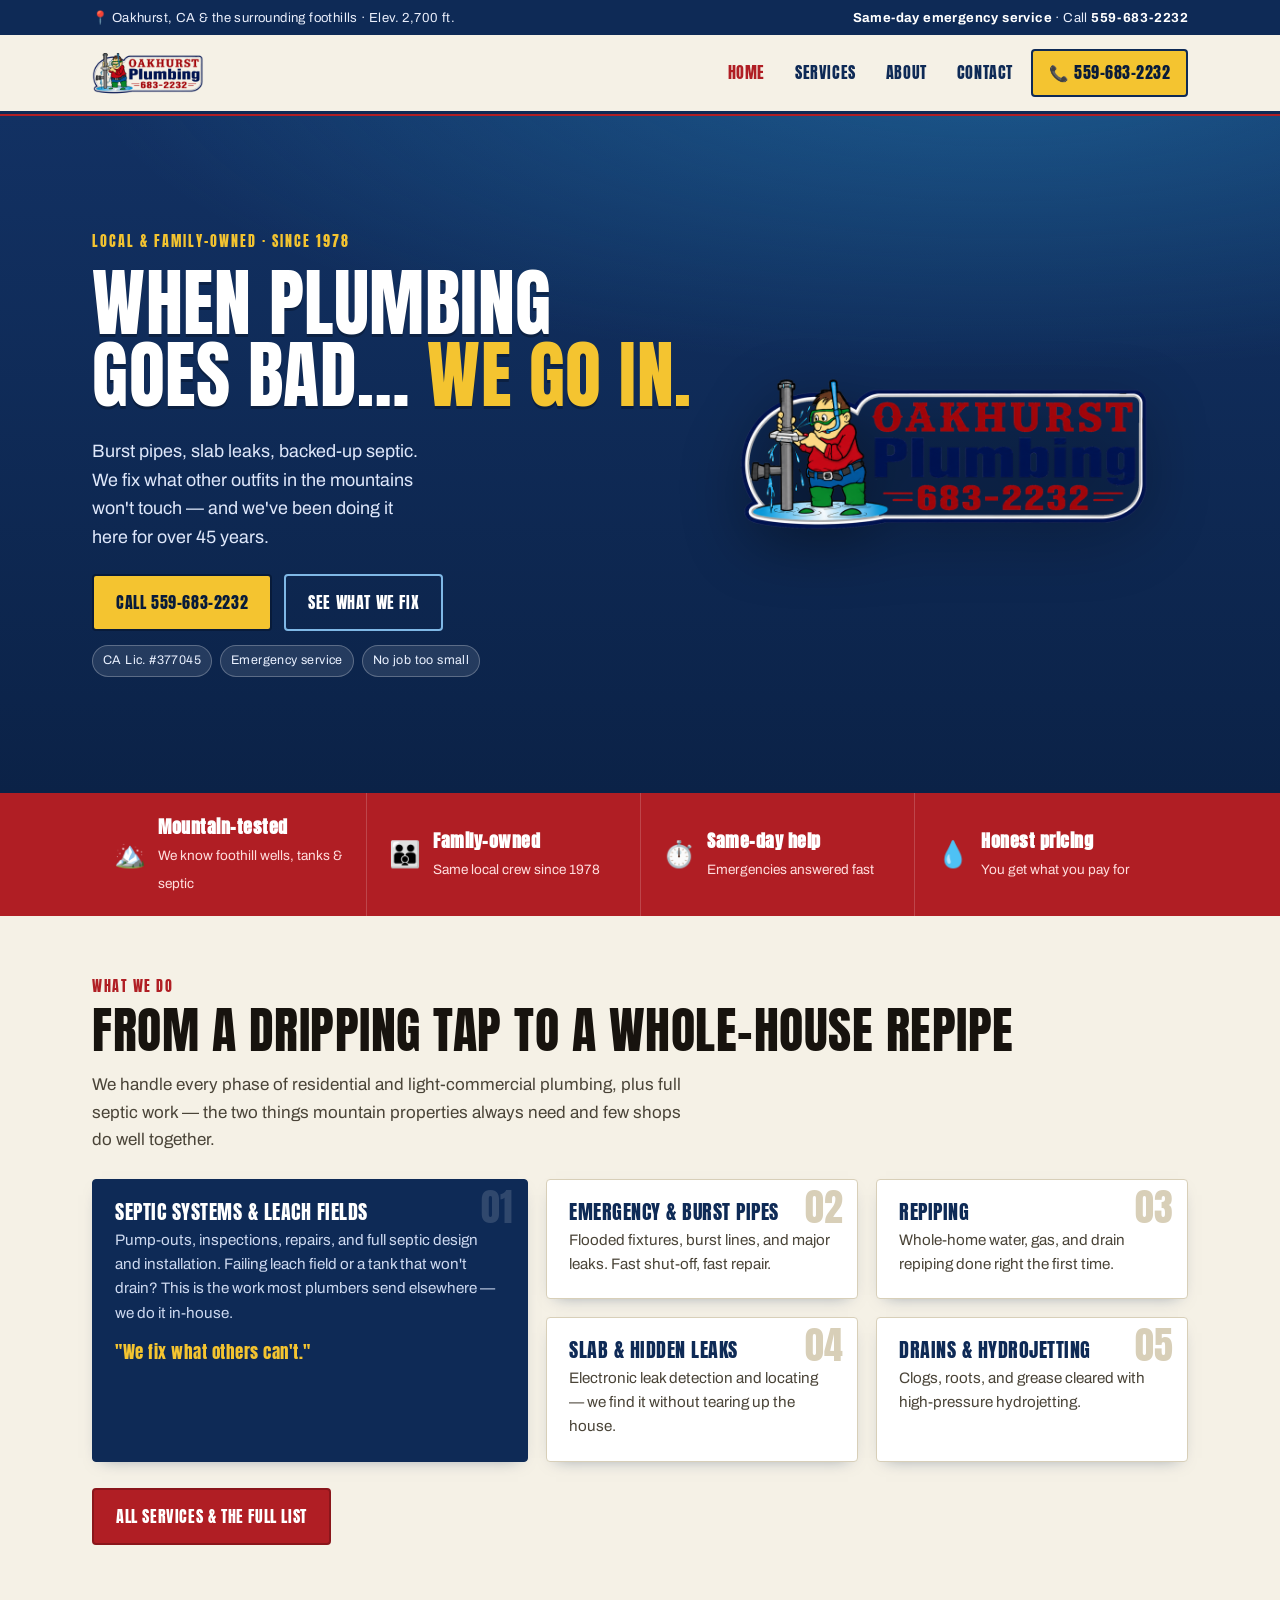
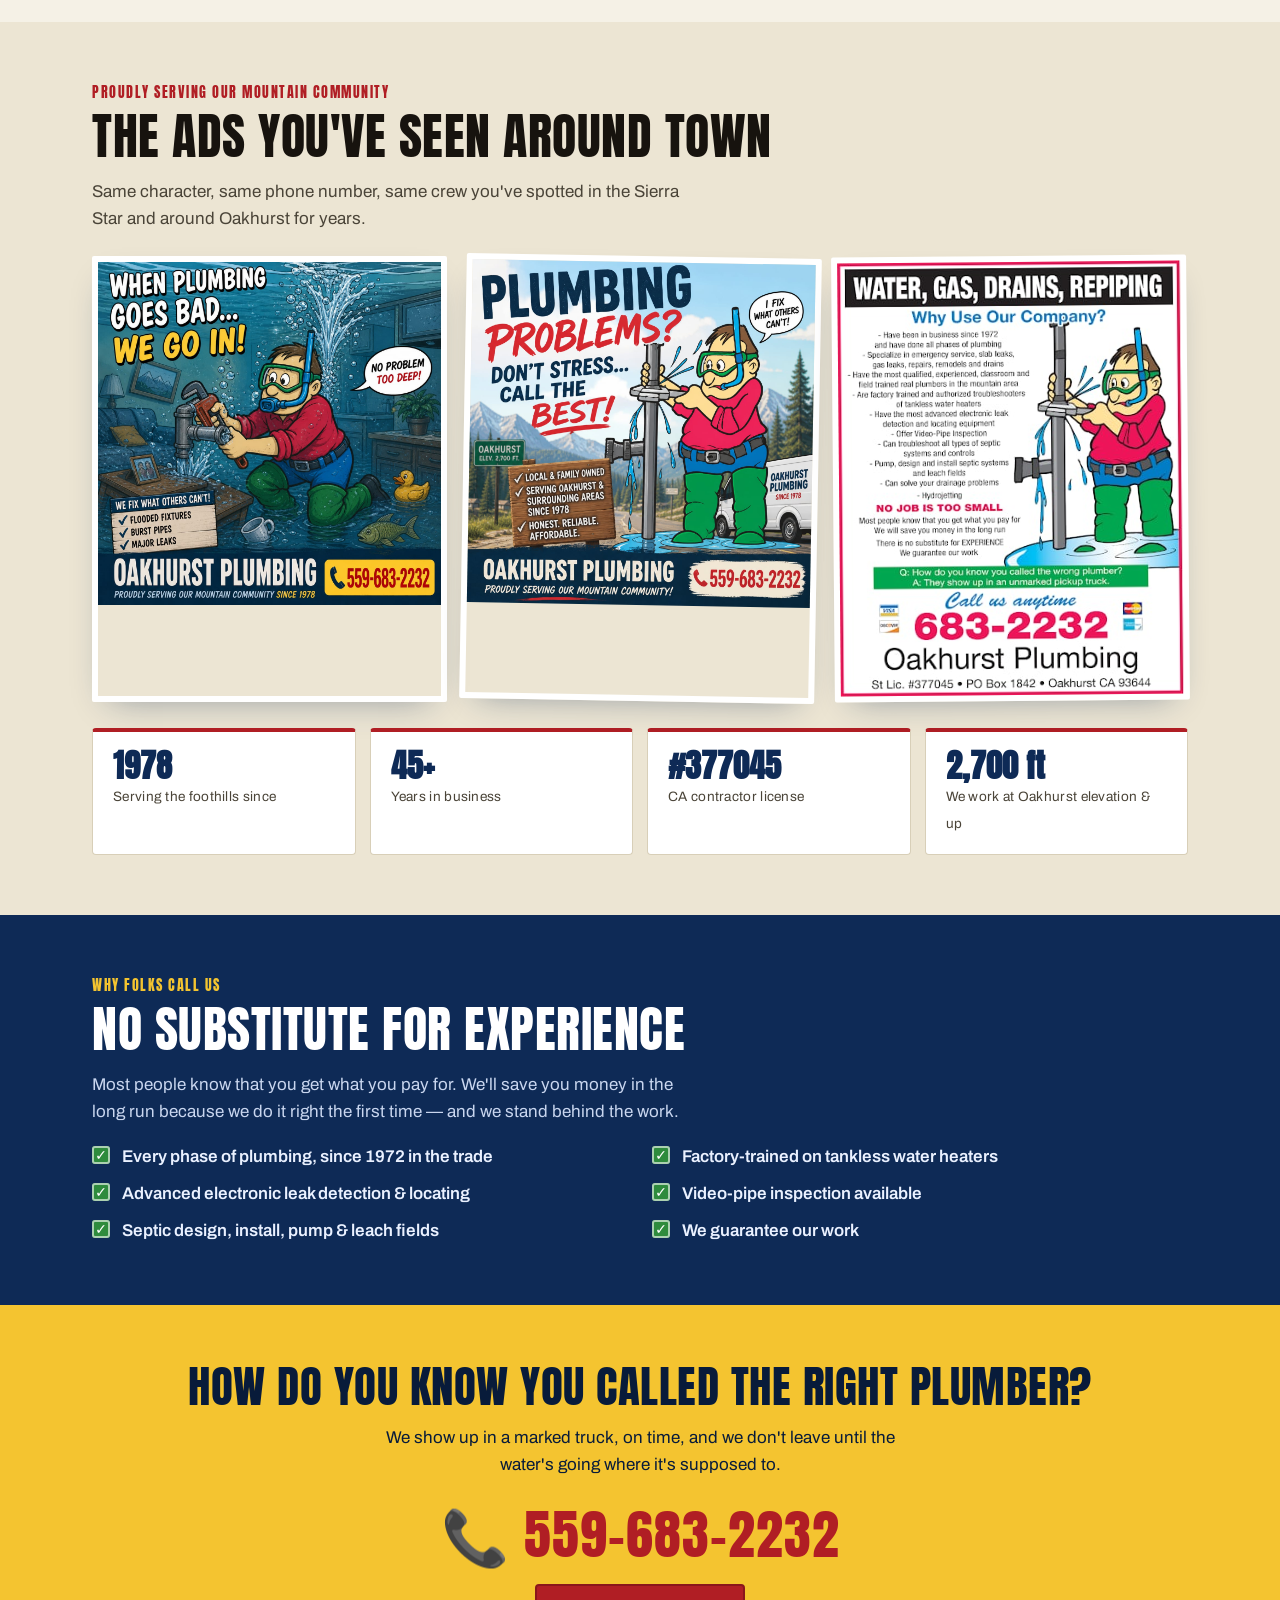
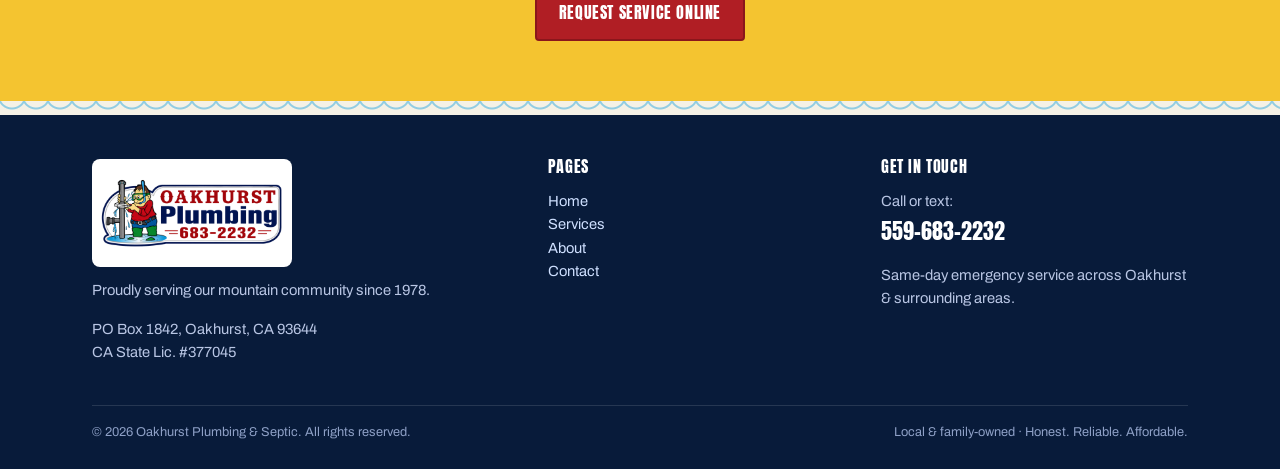
<file: index.html>
<!DOCTYPE html>
<html lang="en">
<head>
<meta charset="UTF-8">
<meta name="viewport" content="width=device-width, initial-scale=1.0">
<title>Oakhurst Plumbing &amp; Septic | Serving the Mountain Community Since 1978</title>
<meta name="description" content="Oakhurst Plumbing & Septic has kept water flowing in Oakhurst and the surrounding mountain towns since 1978. Emergency repairs, repiping, slab leaks, septic, hydrojetting. Call 559-683-2232.">
<meta property="og:title" content="Oakhurst Plumbing & Septic — Mountain Plumbing Since 1978">
<meta property="og:description" content="Local, family-owned plumbing and septic for Oakhurst and the surrounding foothills. No job too small. Call 559-683-2232.">
<meta property="og:type" content="website">
<meta property="og:image" content="assets/img/logo-header.png">
<link rel="preconnect" href="https://fonts.googleapis.com">
<link rel="preconnect" href="https://fonts.gstatic.com" crossorigin>
<link href="https://fonts.googleapis.com/css2?family=Anton&family=Archivo:wght@400;500;600;700&display=swap" rel="stylesheet">
<link rel="stylesheet" href="assets/style.css">
</head>
<body>

<!-- top strip -->
<div class="topbar"><div class="wrap">
  <span>📍 Oakhurst, CA &amp; the surrounding foothills · Elev. 2,700 ft.</span>
  <span><b>Same-day emergency service</b> · Call <a href="tel:+15596832232"><b>559-683-2232</b></a></span>
</div></div>

<!-- nav -->
<header class="nav"><div class="wrap">
  <a class="brand" href="index.html" aria-label="Oakhurst Plumbing & Septic home">
    <img src="assets/img/logo-header.png" alt="Oakhurst Plumbing & Septic — 683-2232">
  </a>
  <button class="navtoggle" aria-label="Menu" aria-expanded="false">☰</button>
  <nav class="navlinks" aria-label="Primary">
    <a href="index.html" class="active">Home</a>
    <a href="services.html">Services</a>
    <a href="about.html">About</a>
    <a href="contact.html">Contact</a>
    <a class="call" href="tel:+15596832232">📞 559-683-2232</a>
  </nav>
</div></header>

<!-- hero -->
<section class="hero">
  <div class="wrap">
    <div class="hero-copy">
      <div class="eyebrow">Local &amp; family-owned · since 1978</div>
      <h1>When plumbing goes bad&hellip; <em>we go in.</em></h1>
      <p class="lead">Burst pipes, slab leaks, backed-up septic. We fix what other outfits in the mountains won't touch — and we've been doing it here for over 45 years.</p>
      <div class="cta">
        <a class="btn btn-gold" href="tel:+15596832232">Call 559-683-2232</a>
        <a class="btn btn-ghost" href="services.html">See what we fix</a>
      </div>
      <div class="badgeline">
        <span class="tag">CA Lic. #377045</span>
        <span class="tag">Emergency service</span>
        <span class="tag">No job too small</span>
      </div>
    </div>
    <div class="emblem">
      <img src="assets/img/logo-header-lg.png" alt="Oakhurst Plumbing & Septic — snorkel plumber logo, call 683-2232">
    </div>
  </div>
</section>

<!-- value strip: asymmetric, not identical cards -->
<div class="valuestrip"><div class="wrap">
  <div class="v"><span class="ic">🏔️</span><div><b>Mountain-tested</b><span>We know foothill wells, tanks &amp; septic</span></div></div>
  <div class="v"><span class="ic">👪</span><div><b>Family-owned</b><span>Same local crew since 1978</span></div></div>
  <div class="v"><span class="ic">⏱️</span><div><b>Same-day help</b><span>Emergencies answered fast</span></div></div>
  <div class="v"><span class="ic">💧</span><div><b>Honest pricing</b><span>You get what you pay for</span></div></div>
</div></div>

<!-- what we do -->
<section>
  <div class="wrap">
    <div class="kicker">What we do</div>
    <h2 class="big reveal">From a dripping tap to a whole-house repipe</h2>
    <p class="lead-max reveal">We handle every phase of residential and light-commercial plumbing, plus full septic work — the two things mountain properties always need and few shops do well together.</p>

    <div class="svc-grid">
      <article class="svc feature reveal">
        <span class="num">01</span>
        <h3>Septic systems &amp; leach fields</h3>
        <p>Pump-outs, inspections, repairs, and full septic design and installation. Failing leach field or a tank that won't drain? This is the work most plumbers send elsewhere — we do it in-house.</p>
        <div class="tagline">"We fix what others can't."</div>
      </article>
      <article class="svc reveal"><span class="num">02</span><h3>Emergency &amp; burst pipes</h3><p>Flooded fixtures, burst lines, and major leaks. Fast shut-off, fast repair.</p></article>
      <article class="svc reveal"><span class="num">03</span><h3>Repiping</h3><p>Whole-home water, gas, and drain repiping done right the first time.</p></article>
      <article class="svc reveal"><span class="num">04</span><h3>Slab &amp; hidden leaks</h3><p>Electronic leak detection and locating — we find it without tearing up the house.</p></article>
      <article class="svc reveal"><span class="num">05</span><h3>Drains &amp; hydrojetting</h3><p>Clogs, roots, and grease cleared with high-pressure hydrojetting.</p></article>
    </div>
    <p style="margin-top:26px" class="reveal"><a class="btn btn-red" href="services.html">All services &amp; the full list</a></p>
  </div>
</section>

<!-- proof: real ads + real numbers -->
<section class="section-band">
  <div class="wrap">
    <div class="kicker">Proudly serving our mountain community</div>
    <h2 class="big reveal">The ads you've seen around town</h2>
    <p class="lead-max reveal">Same character, same phone number, same crew you've spotted in the Sierra Star and around Oakhurst for years.</p>
    <div class="ads">
      <figure class="reveal"><img src="assets/img/ad-problems.jpg" alt="Oakhurst Plumbing ad: Plumbing problems? Don't stress, call the best"></figure>
      <figure class="reveal"><img src="assets/img/ad-goesbad.jpg" alt="Oakhurst Plumbing ad: When plumbing goes bad, we go in"></figure>
      <figure class="reveal"><img src="assets/img/ad-repiping.jpg" alt="Oakhurst Plumbing ad: Water, gas, drains, repiping — why use our company"></figure>
    </div>
    <div class="stats">
      <div class="stat reveal"><b>1978</b><span>Serving the foothills since</span></div>
      <div class="stat reveal"><b>45+</b><span>Years in business</span></div>
      <div class="stat reveal"><b>#377045</b><span>CA contractor license</span></div>
      <div class="stat reveal"><b>2,700 ft</b><span>We work at Oakhurst elevation &amp; up</span></div>
    </div>
  </div>
</section>

<!-- why us -->
<section class="section-navy">
  <div class="wrap">
    <div class="kicker">Why folks call us</div>
    <h2 class="big reveal">No substitute for experience</h2>
    <p class="lead-max reveal">Most people know that you get what you pay for. We'll save you money in the long run because we do it right the first time — and we stand behind the work.</p>
    <ul class="checks reveal">
      <li>Every phase of plumbing, since 1972 in the trade</li>
      <li>Factory-trained on tankless water heaters</li>
      <li>Advanced electronic leak detection &amp; locating</li>
      <li>Video-pipe inspection available</li>
      <li>Septic design, install, pump &amp; leach fields</li>
      <li>We guarantee our work</li>
    </ul>
  </div>
</section>

<!-- CTA -->
<section class="ctaband">
  <div class="wrap">
    <h2>How do you know you called the right plumber?</h2>
    <p style="max-width:52ch;margin:0 auto 6px">We show up in a marked truck, on time, and we don't leave until the water's going where it's supposed to.</p>
    <a class="phone" href="tel:+15596832232">📞 559-683-2232</a>
    <div><a class="btn btn-red" href="contact.html">Request service online</a></div>
  </div>
</section>

<div class="ripple"></div>

<!-- footer -->
<footer><div class="wrap">
  <div class="cols">
    <div>
      <div class="foot-brand">
        <img src="assets/img/logo-header.png" alt="Oakhurst Plumbing & Septic">
        <div>Proudly serving our mountain community since 1978.</div>
      </div>
      <p>PO Box 1842, Oakhurst, CA 93644<br>CA State Lic. #377045</p>
    </div>
    <div>
      <h4>Pages</h4>
      <p><a href="index.html">Home</a><br><a href="services.html">Services</a><br><a href="about.html">About</a><br><a href="contact.html">Contact</a></p>
    </div>
    <div>
      <h4>Get in touch</h4>
      <p>Call or text:<br><a href="tel:+15596832232" style="font-family:'Anton',sans-serif;font-size:1.4rem;color:#fff">559-683-2232</a></p>
      <p>Same-day emergency service across Oakhurst &amp; surrounding areas.</p>
    </div>
  </div>
  <div class="fine">
    <span>© <span id="yr">2026</span> Oakhurst Plumbing &amp; Septic. All rights reserved.</span>
    <span>Local &amp; family-owned · Honest. Reliable. Affordable.</span>
  </div>
</div></footer>

<script src="assets/site.js"></script>
</body>
</html>
</file>
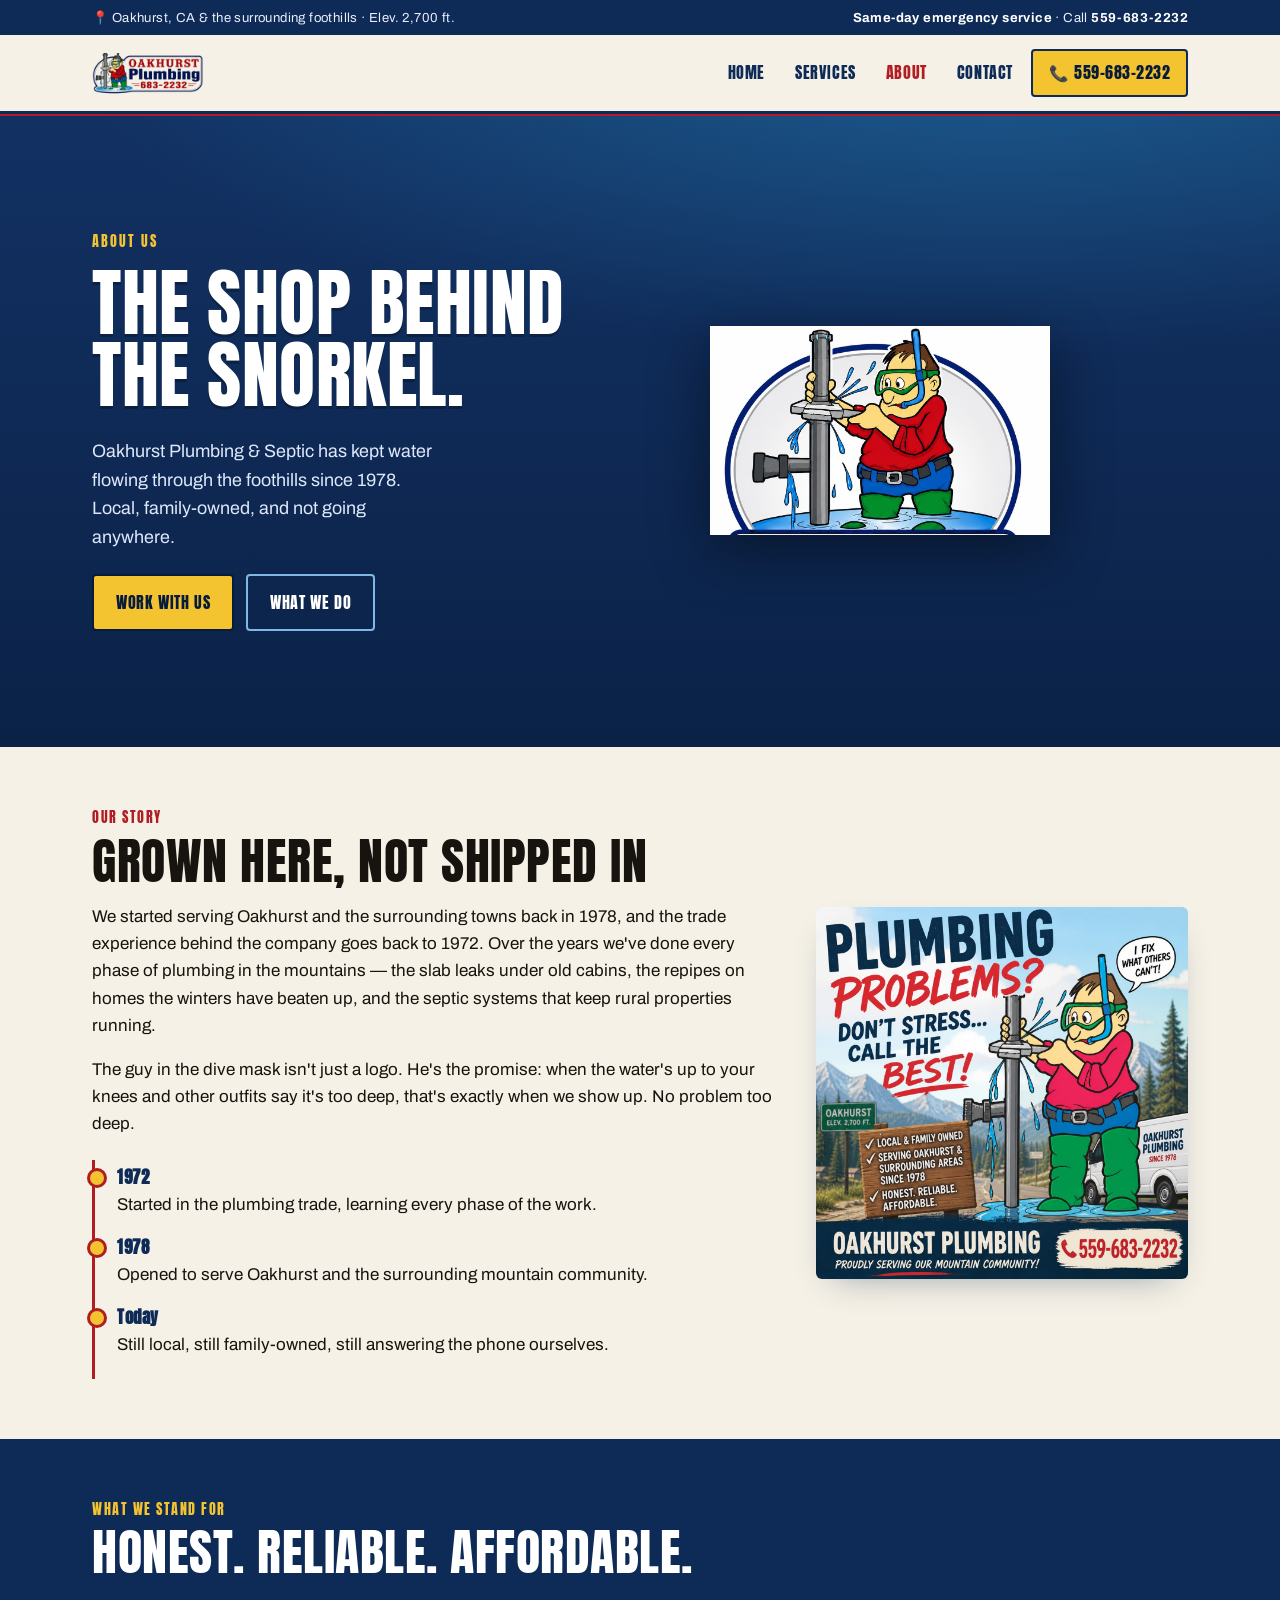
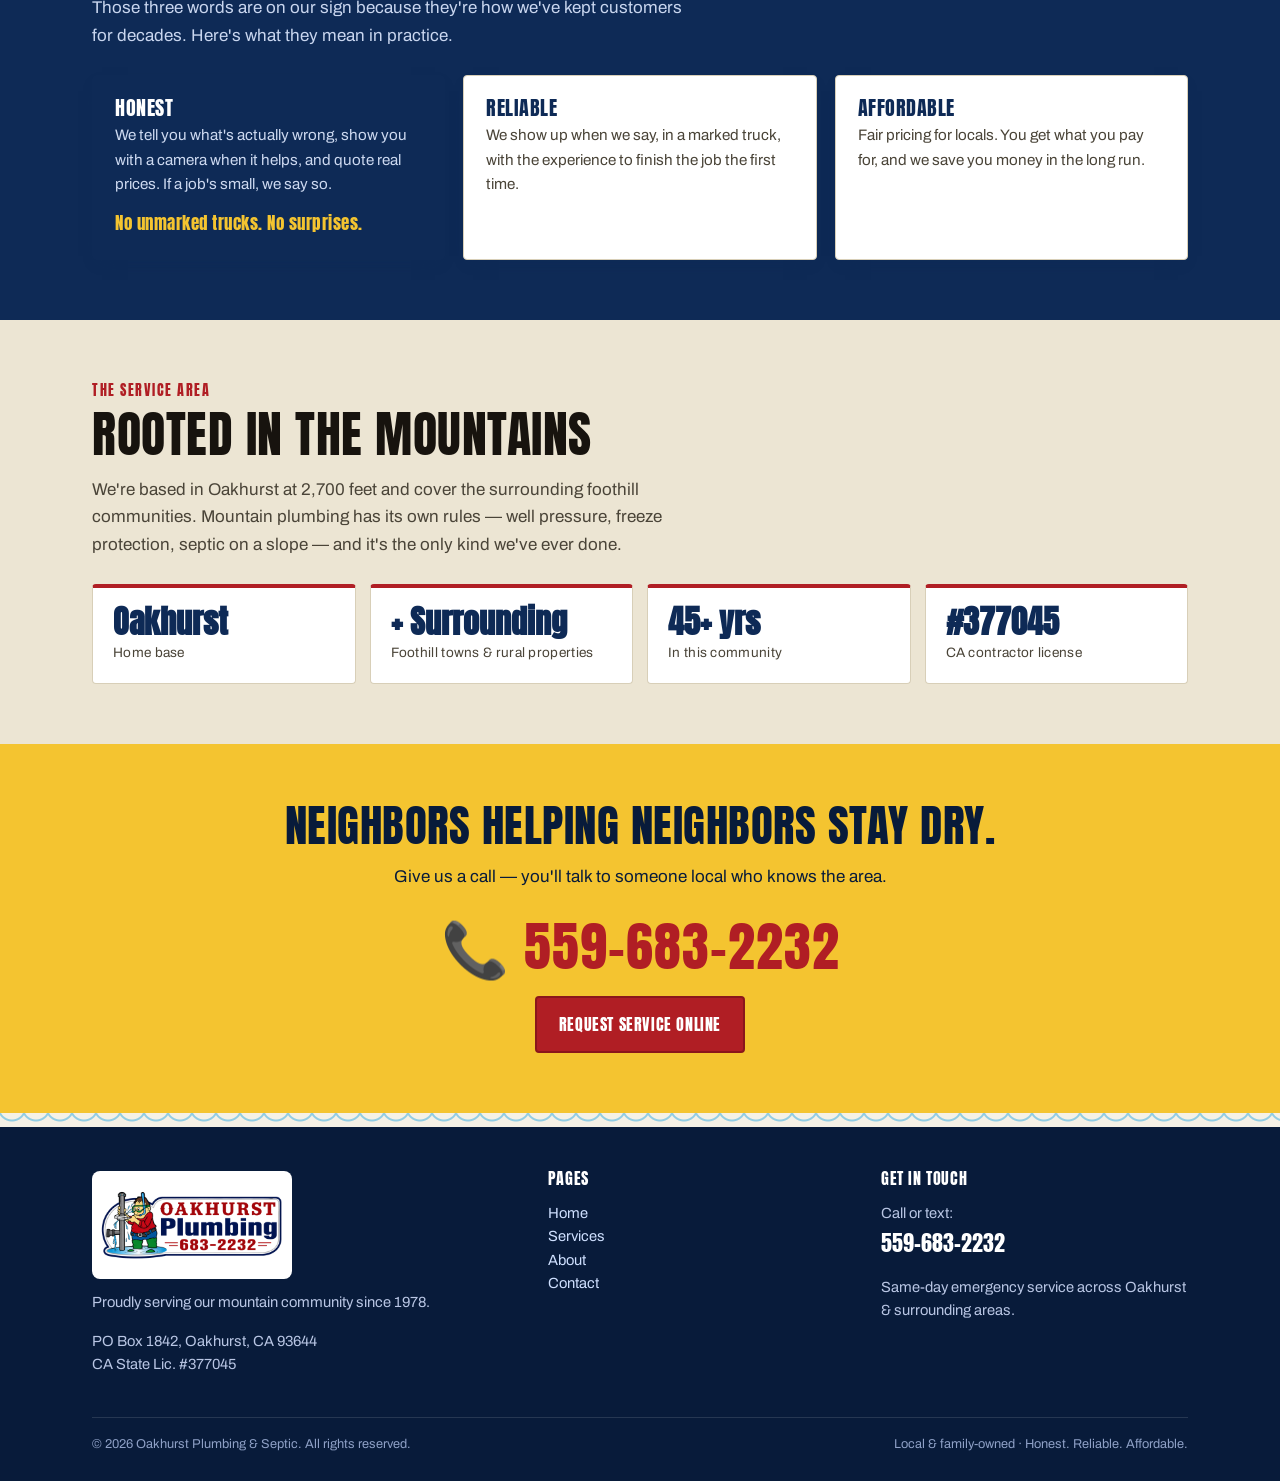
<file: about.html>
<!DOCTYPE html>
<html lang="en">
<head>
<meta charset="UTF-8">
<meta name="viewport" content="width=device-width, initial-scale=1.0">
<title>About | Oakhurst Plumbing &amp; Septic — Family-Owned Since 1978</title>
<meta name="description" content="Oakhurst Plumbing & Septic is a local, family-owned shop that has served Oakhurst and the surrounding mountain community since 1978. Meet the crew behind the snorkel. Call 559-683-2232.">
<meta property="og:title" content="About — Oakhurst Plumbing & Septic">
<meta property="og:description" content="Local, family-owned, and mountain-tested since 1978. Honest. Reliable. Affordable.">
<meta property="og:type" content="website">
<meta property="og:image" content="assets/img/logo-header.png">
<link rel="preconnect" href="https://fonts.googleapis.com">
<link rel="preconnect" href="https://fonts.gstatic.com" crossorigin>
<link href="https://fonts.googleapis.com/css2?family=Anton&family=Archivo:wght@400;500;600;700&display=swap" rel="stylesheet">
<link rel="stylesheet" href="assets/style.css">
</head>
<body>

<div class="topbar"><div class="wrap">
  <span>📍 Oakhurst, CA &amp; the surrounding foothills · Elev. 2,700 ft.</span>
  <span><b>Same-day emergency service</b> · Call <a href="tel:+15596832232"><b>559-683-2232</b></a></span>
</div></div>

<header class="nav"><div class="wrap">
  <a class="brand" href="index.html" aria-label="Oakhurst Plumbing & Septic home">
    <img src="assets/img/logo-header.png" alt="Oakhurst Plumbing & Septic — 683-2232">
  </a>
  <button class="navtoggle" aria-label="Menu" aria-expanded="false">☰</button>
  <nav class="navlinks" aria-label="Primary">
    <a href="index.html">Home</a>
    <a href="services.html">Services</a>
    <a href="about.html" class="active">About</a>
    <a href="contact.html">Contact</a>
    <a class="call" href="tel:+15596832232">📞 559-683-2232</a>
  </nav>
</div></header>

<section class="hero">
  <div class="wrap hero-2col">
    <div>
      <div class="eyebrow">About us</div>
      <h1>The shop behind the snorkel.</h1>
      <p class="lead">Oakhurst Plumbing &amp; Septic has kept water flowing through the foothills since 1978. Local, family-owned, and not going anywhere.</p>
      <div class="cta">
        <a class="btn btn-gold" href="contact.html">Work with us</a>
        <a class="btn btn-ghost" href="services.html">What we do</a>
      </div>
    </div>
    <div class="emblem"><img src="assets/img/emblem.jpg" alt="Oakhurst Plumbing mascot" style="width:min(340px,90%)"></div>
  </div>
</section>

<section>
  <div class="wrap story">
    <div>
      <div class="kicker">Our story</div>
      <h2 class="big reveal">Grown here, not shipped in</h2>
      <p class="reveal">We started serving Oakhurst and the surrounding towns back in 1978, and the trade experience behind the company goes back to 1972. Over the years we've done every phase of plumbing in the mountains — the slab leaks under old cabins, the repipes on homes the winters have beaten up, and the septic systems that keep rural properties running.</p>
      <p class="reveal">The guy in the dive mask isn't just a logo. He's the promise: when the water's up to your knees and other outfits say it's too deep, that's exactly when we show up. No problem too deep.</p>
      <ul class="timeline reveal">
        <li><b>1972</b>Started in the plumbing trade, learning every phase of the work.</li>
        <li><b>1978</b>Opened to serve Oakhurst and the surrounding mountain community.</li>
        <li><b>Today</b>Still local, still family-owned, still answering the phone ourselves.</li>
      </ul>
    </div>
    <div class="em reveal"><img src="assets/img/ad-goesbad.jpg" alt="Oakhurst Plumbing mascot wading through a flooded room to fix a pipe"></div>
  </div>
</section>

<section class="section-navy">
  <div class="wrap">
    <div class="kicker">What we stand for</div>
    <h2 class="big reveal">Honest. Reliable. Affordable.</h2>
    <p class="lead-max reveal">Those three words are on our sign because they're how we've kept customers for decades. Here's what they mean in practice.</p>
    <div class="svc-grid cols-3">
      <article class="svc feature reveal no-span">
        <h3>Honest</h3>
        <p>We tell you what's actually wrong, show you with a camera when it helps, and quote real prices. If a job's small, we say so.</p>
        <div class="tagline">No unmarked trucks. No surprises.</div>
      </article>
      <article class="svc reveal"><h3>Reliable</h3><p style="color:var(--ink-2)">We show up when we say, in a marked truck, with the experience to finish the job the first time.</p></article>
      <article class="svc reveal"><h3>Affordable</h3><p style="color:var(--ink-2)">Fair pricing for locals. You get what you pay for, and we save you money in the long run.</p></article>
    </div>
  </div>
</section>

<section class="section-band">
  <div class="wrap">
    <div class="kicker">The service area</div>
    <h2 class="big reveal">Rooted in the mountains</h2>
    <p class="lead-max reveal">We're based in Oakhurst at 2,700 feet and cover the surrounding foothill communities. Mountain plumbing has its own rules — well pressure, freeze protection, septic on a slope — and it's the only kind we've ever done.</p>
    <div class="stats">
      <div class="stat reveal"><b>Oakhurst</b><span>Home base</span></div>
      <div class="stat reveal"><b>+ Surrounding</b><span>Foothill towns &amp; rural properties</span></div>
      <div class="stat reveal"><b>45+ yrs</b><span>In this community</span></div>
      <div class="stat reveal"><b>#377045</b><span>CA contractor license</span></div>
    </div>
  </div>
</section>

<section class="ctaband">
  <div class="wrap">
    <h2>Neighbors helping neighbors stay dry.</h2>
    <p style="max-width:50ch;margin:0 auto 6px">Give us a call — you'll talk to someone local who knows the area.</p>
    <a class="phone" href="tel:+15596832232">📞 559-683-2232</a>
    <div><a class="btn btn-red" href="contact.html">Request service online</a></div>
  </div>
</section>

<div class="ripple"></div>

<footer><div class="wrap">
  <div class="cols">
    <div>
      <div class="foot-brand">
        <img src="assets/img/logo-header.png" alt="Oakhurst Plumbing & Septic">
        <div>Proudly serving our mountain community since 1978.</div>
      </div>
      <p>PO Box 1842, Oakhurst, CA 93644<br>CA State Lic. #377045</p>
    </div>
    <div>
      <h4>Pages</h4>
      <p><a href="index.html">Home</a><br><a href="services.html">Services</a><br><a href="about.html">About</a><br><a href="contact.html">Contact</a></p>
    </div>
    <div>
      <h4>Get in touch</h4>
      <p>Call or text:<br><a href="tel:+15596832232" style="font-family:'Anton',sans-serif;font-size:1.4rem;color:#fff">559-683-2232</a></p>
      <p>Same-day emergency service across Oakhurst &amp; surrounding areas.</p>
    </div>
  </div>
  <div class="fine">
    <span>© <span id="yr">2026</span> Oakhurst Plumbing &amp; Septic. All rights reserved.</span>
    <span>Local &amp; family-owned · Honest. Reliable. Affordable.</span>
  </div>
</div></footer>

<script src="assets/site.js"></script>
</body>
</html>
</file>
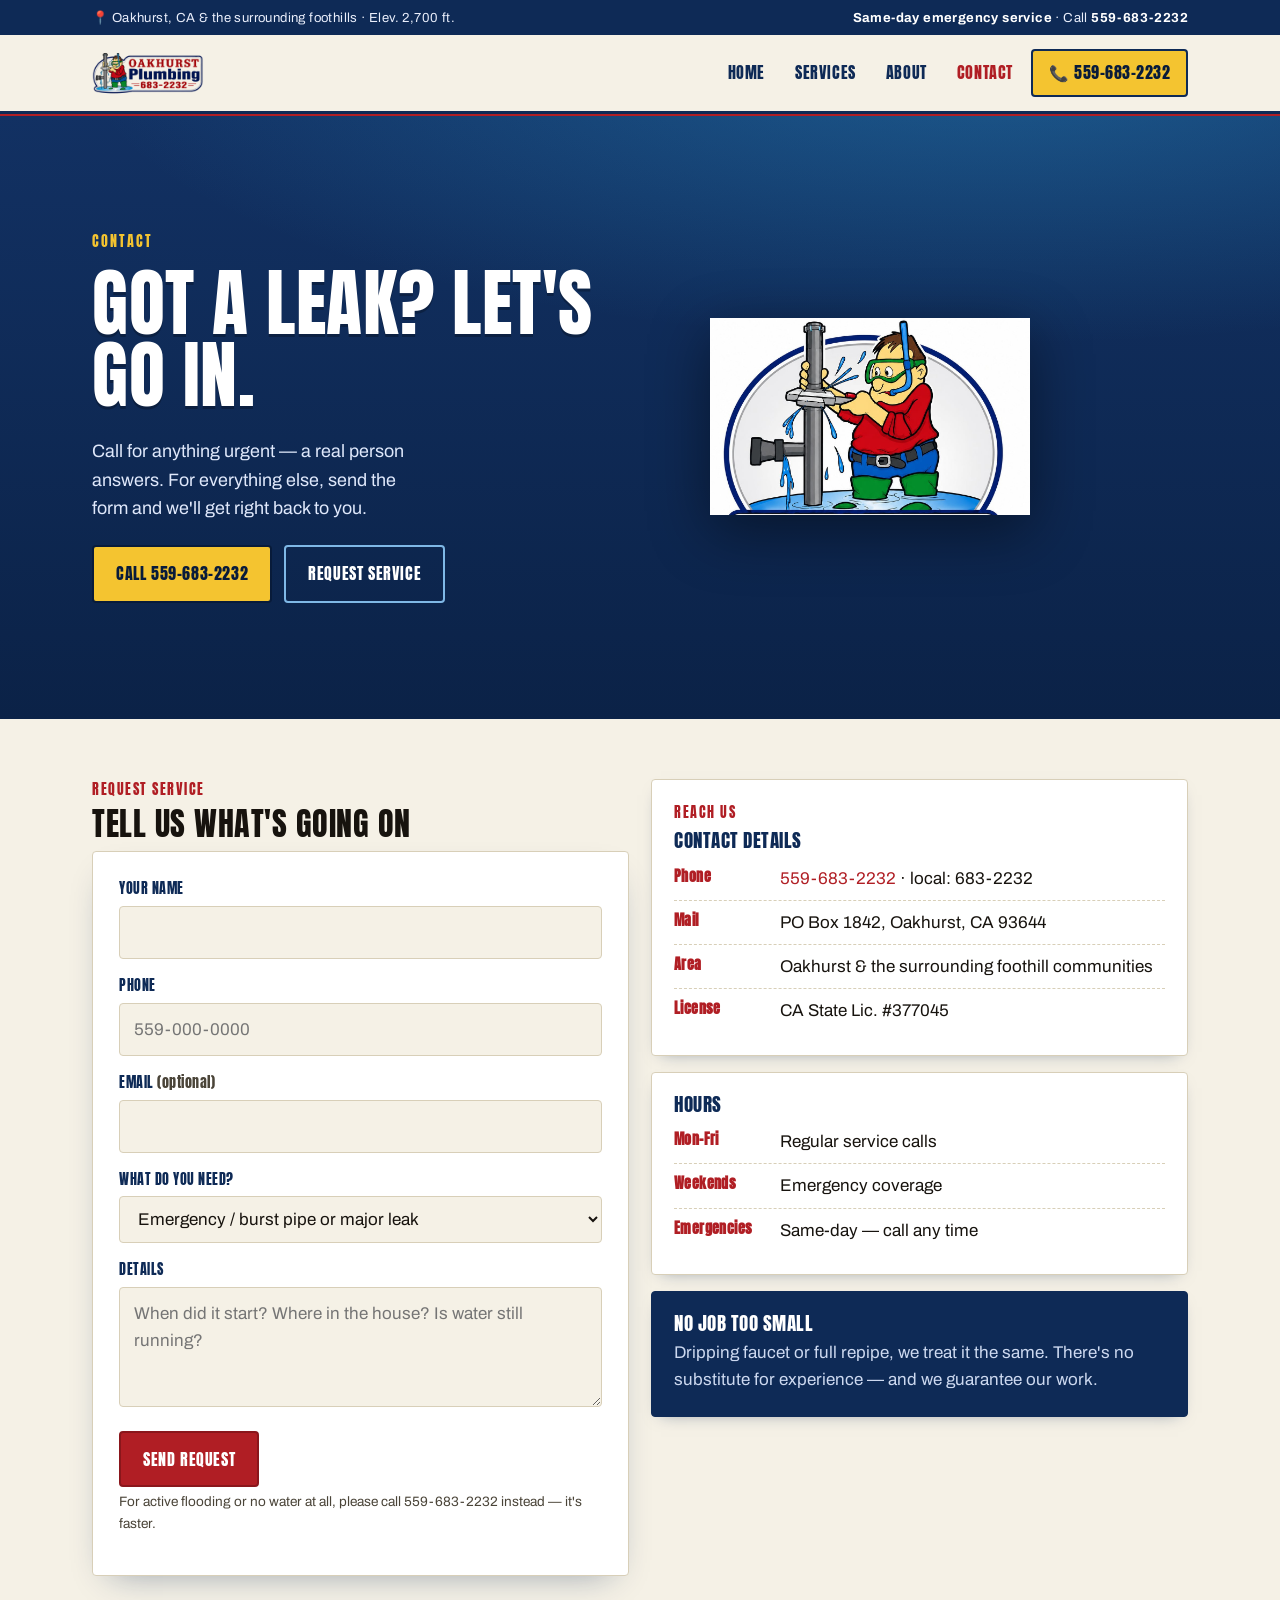
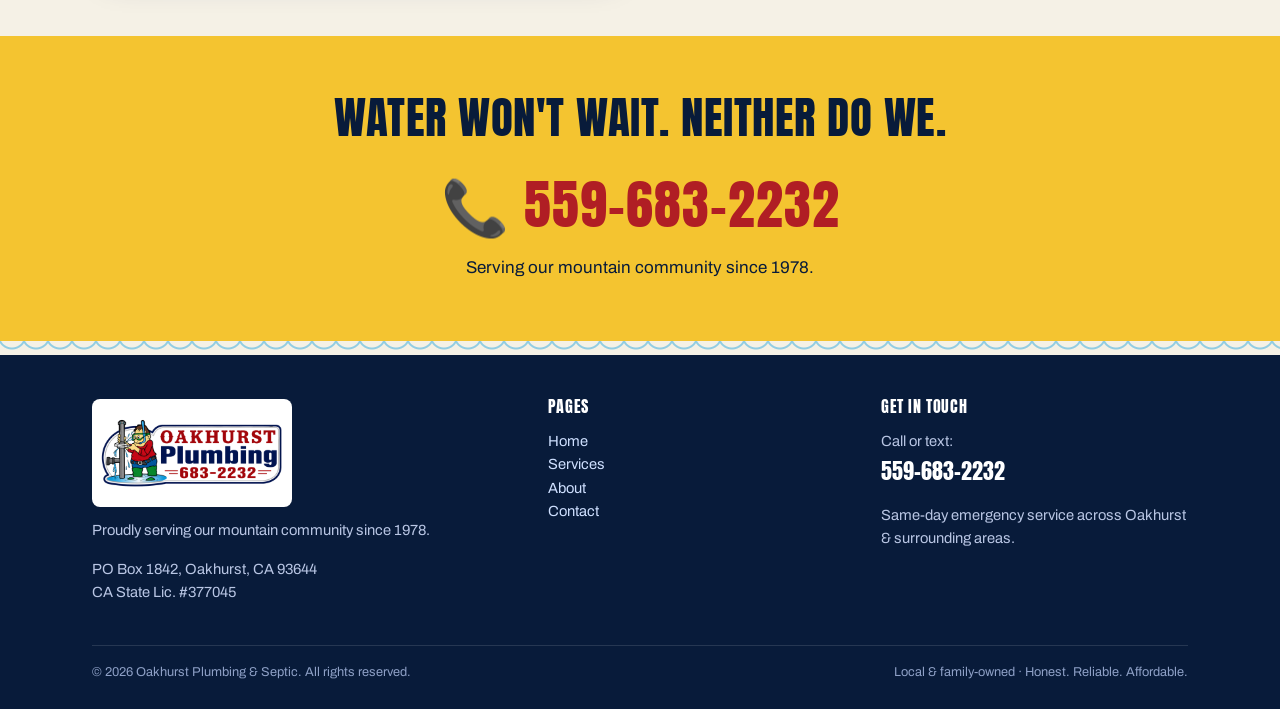
<file: contact.html>
<!DOCTYPE html>
<html lang="en">
<head>
<meta charset="UTF-8">
<meta name="viewport" content="width=device-width, initial-scale=1.0">
<title>Contact | Oakhurst Plumbing &amp; Septic — Call 559-683-2232</title>
<meta name="description" content="Reach Oakhurst Plumbing & Septic for same-day emergency plumbing and septic service in Oakhurst and the surrounding foothills. Call 559-683-2232 or request service online.">
<meta property="og:title" content="Contact — Oakhurst Plumbing & Septic">
<meta property="og:description" content="Call 559-683-2232 or request service online. Serving Oakhurst & the foothills since 1978.">
<meta property="og:type" content="website">
<meta property="og:image" content="assets/img/logo-header.png">
<link rel="preconnect" href="https://fonts.googleapis.com">
<link rel="preconnect" href="https://fonts.gstatic.com" crossorigin>
<link href="https://fonts.googleapis.com/css2?family=Anton&family=Archivo:wght@400;500;600;700&display=swap" rel="stylesheet">
<link rel="stylesheet" href="assets/style.css">
</head>
<body>

<div class="topbar"><div class="wrap">
  <span>📍 Oakhurst, CA &amp; the surrounding foothills · Elev. 2,700 ft.</span>
  <span><b>Same-day emergency service</b> · Call <a href="tel:+15596832232"><b>559-683-2232</b></a></span>
</div></div>

<header class="nav"><div class="wrap">
  <a class="brand" href="index.html" aria-label="Oakhurst Plumbing & Septic home">
    <img src="assets/img/logo-header.png" alt="Oakhurst Plumbing & Septic — 683-2232">
  </a>
  <button class="navtoggle" aria-label="Menu" aria-expanded="false">☰</button>
  <nav class="navlinks" aria-label="Primary">
    <a href="index.html">Home</a>
    <a href="services.html">Services</a>
    <a href="about.html">About</a>
    <a href="contact.html" class="active">Contact</a>
    <a class="call" href="tel:+15596832232">📞 559-683-2232</a>
  </nav>
</div></header>

<section class="hero">
  <div class="wrap hero-2col">
    <div>
      <div class="eyebrow">Contact</div>
      <h1>Got a leak? Let's go in.</h1>
      <p class="lead">Call for anything urgent — a real person answers. For everything else, send the form and we'll get right back to you.</p>
      <div class="cta">
        <a class="btn btn-gold" href="tel:+15596832232">Call 559-683-2232</a>
        <a class="btn btn-ghost" href="#request">Request service</a>
      </div>
    </div>
    <div class="emblem"><img src="assets/img/emblem.jpg" alt="Oakhurst Plumbing mascot" style="width:min(320px,90%)"></div>
  </div>
</section>

<section>
  <div class="wrap">
    <div class="info-grid">
      <!-- form -->
      <div id="request">
        <div class="kicker">Request service</div>
        <h2 class="big" style="font-size:2rem">Tell us what's going on</h2>
        <form class="form" id="requestForm" novalidate>
          <div class="field">
            <label for="f-name">Your name</label>
            <input id="f-name" name="name" type="text" autocomplete="name" required>
          </div>
          <div class="field">
            <label for="f-phone">Phone</label>
            <input id="f-phone" name="phone" type="tel" autocomplete="tel" placeholder="559-000-0000" required>
          </div>
          <div class="field">
            <label for="f-email">Email <span style="font-weight:400;text-transform:none;color:var(--ink-2)">(optional)</span></label>
            <input id="f-email" name="email" type="email" autocomplete="email">
          </div>
          <div class="field">
            <label for="f-service">What do you need?</label>
            <select id="f-service" name="service">
              <option>Emergency / burst pipe or major leak</option>
              <option>Repiping (water, gas or drain)</option>
              <option>Slab or hidden leak detection</option>
              <option>Tankless water heater</option>
              <option>Drain cleaning / hydrojetting</option>
              <option>Septic — pump-out</option>
              <option>Septic — repair or leach field</option>
              <option>Septic — new design &amp; install</option>
              <option>Something else</option>
            </select>
          </div>
          <div class="field">
            <label for="f-msg">Details</label>
            <textarea id="f-msg" name="message" placeholder="When did it start? Where in the house? Is water still running?"></textarea>
          </div>
          <button class="btn btn-red" type="submit">Send request</button>
          <p class="formnote">For active flooding or no water at all, please call 559-683-2232 instead — it's faster.</p>
          <div class="formok hidden" id="formOk" role="status"></div>
        </form>
      </div>

      <!-- info -->
      <div class="stack">
        <div class="info-card">
          <div class="kicker">Reach us</div>
          <h3>Contact details</h3>
          <div class="row"><b>Phone</b><span><a href="tel:+15596832232">559-683-2232</a> · local: 683-2232</span></div>
          <div class="row"><b>Mail</b><span>PO Box 1842, Oakhurst, CA 93644</span></div>
          <div class="row"><b>Area</b><span>Oakhurst &amp; the surrounding foothill communities</span></div>
          <div class="row"><b>License</b><span>CA State Lic. #377045</span></div>
        </div>
        <div class="info-card">
          <h3>Hours</h3>
          <div class="row"><b>Mon–Fri</b><span>Regular service calls</span></div>
          <div class="row"><b>Weekends</b><span>Emergency coverage</span></div>
          <div class="row"><b>Emergencies</b><span>Same-day — call any time</span></div>
        </div>
        <div class="info-card" style="background:var(--navy);color:#eaf1ff;border-color:var(--navy)">
          <h3 style="color:#fff">No job too small</h3>
          <p style="margin:0;color:#cdd9f0">Dripping faucet or full repipe, we treat it the same. There's no substitute for experience — and we guarantee our work.</p>
        </div>
      </div>
    </div>
  </div>
</section>

<section class="ctaband">
  <div class="wrap">
    <h2>Water won't wait. Neither do we.</h2>
    <a class="phone" href="tel:+15596832232">📞 559-683-2232</a>
    <p style="max-width:50ch;margin:0 auto">Serving our mountain community since 1978.</p>
  </div>
</section>

<div class="ripple"></div>

<footer><div class="wrap">
  <div class="cols">
    <div>
      <div class="foot-brand">
        <img src="assets/img/logo-header.png" alt="Oakhurst Plumbing & Septic">
        <div>Proudly serving our mountain community since 1978.</div>
      </div>
      <p>PO Box 1842, Oakhurst, CA 93644<br>CA State Lic. #377045</p>
    </div>
    <div>
      <h4>Pages</h4>
      <p><a href="index.html">Home</a><br><a href="services.html">Services</a><br><a href="about.html">About</a><br><a href="contact.html">Contact</a></p>
    </div>
    <div>
      <h4>Get in touch</h4>
      <p>Call or text:<br><a href="tel:+15596832232" style="font-family:'Anton',sans-serif;font-size:1.4rem;color:#fff">559-683-2232</a></p>
      <p>Same-day emergency service across Oakhurst &amp; surrounding areas.</p>
    </div>
  </div>
  <div class="fine">
    <span>© <span id="yr">2026</span> Oakhurst Plumbing &amp; Septic. All rights reserved.</span>
    <span>Local &amp; family-owned · Honest. Reliable. Affordable.</span>
  </div>
</div></footer>

<script src="assets/site.js"></script>
</body>
</html>
</file>
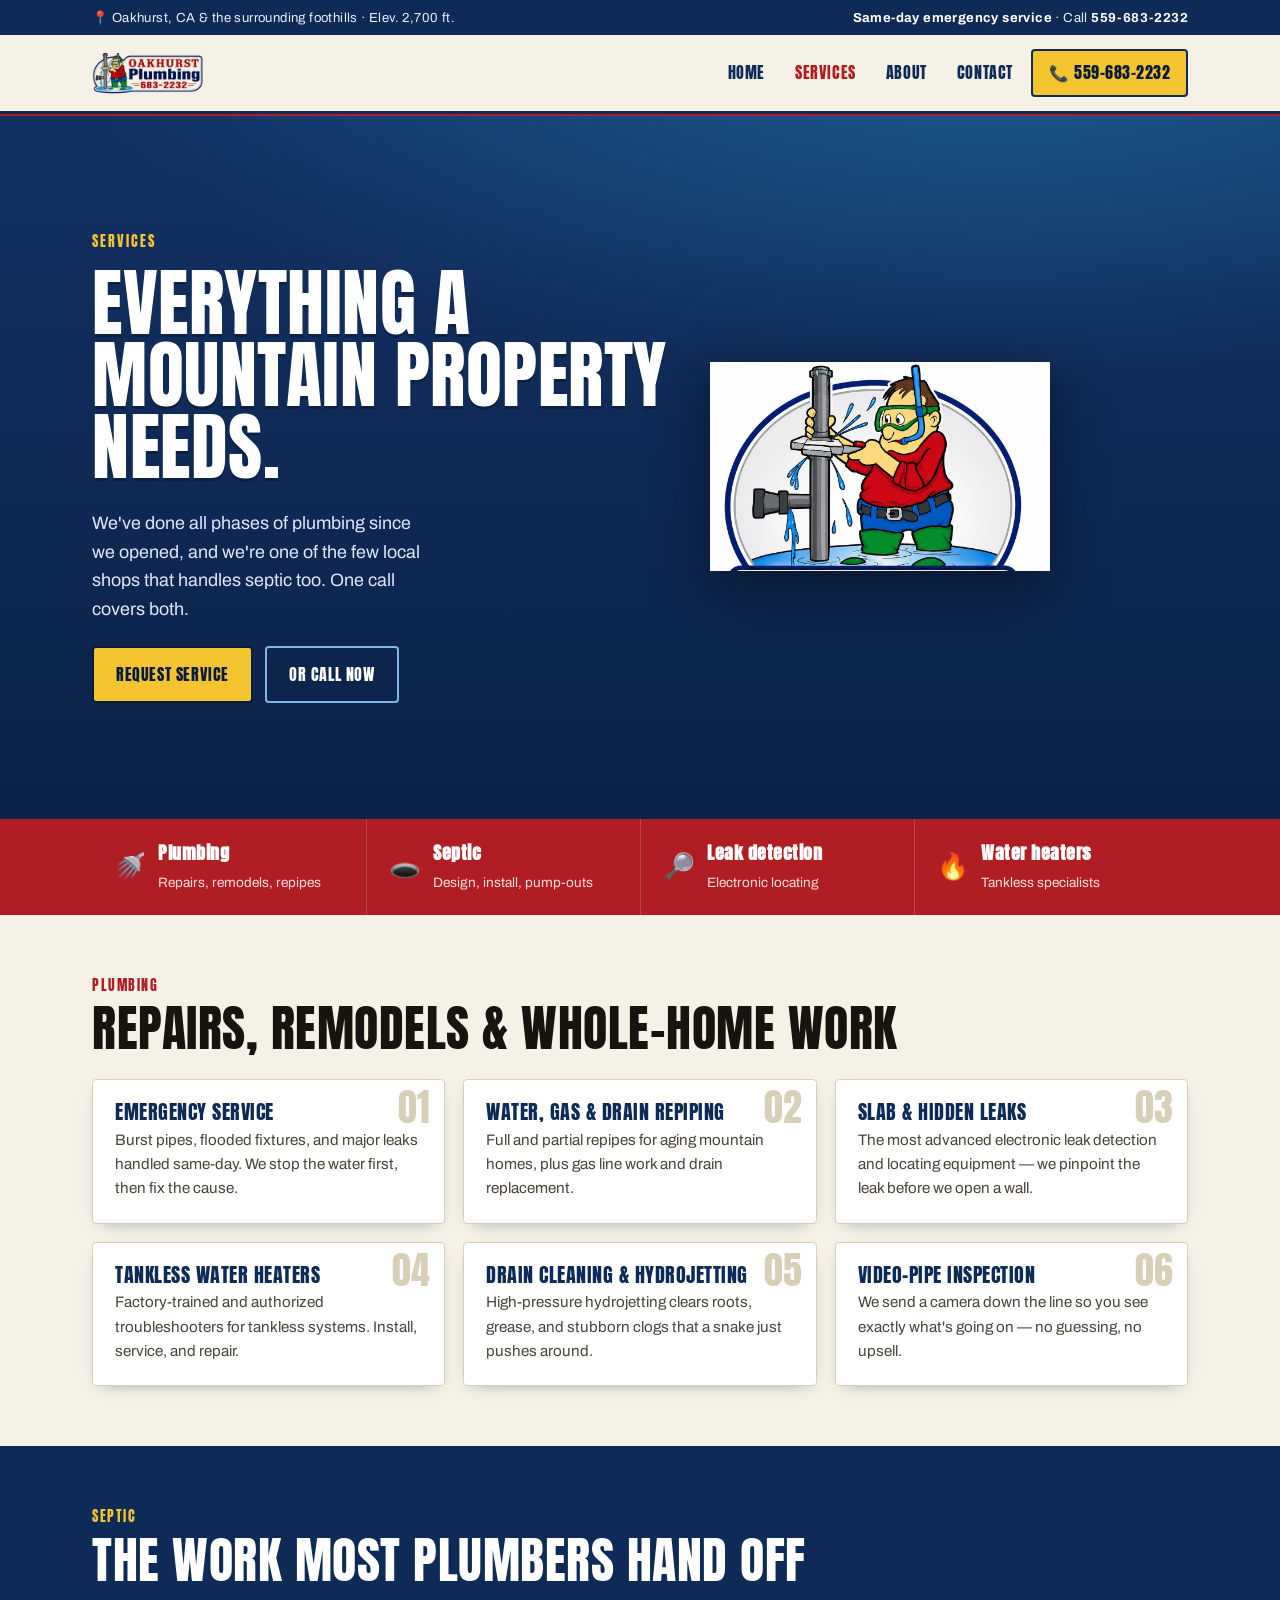
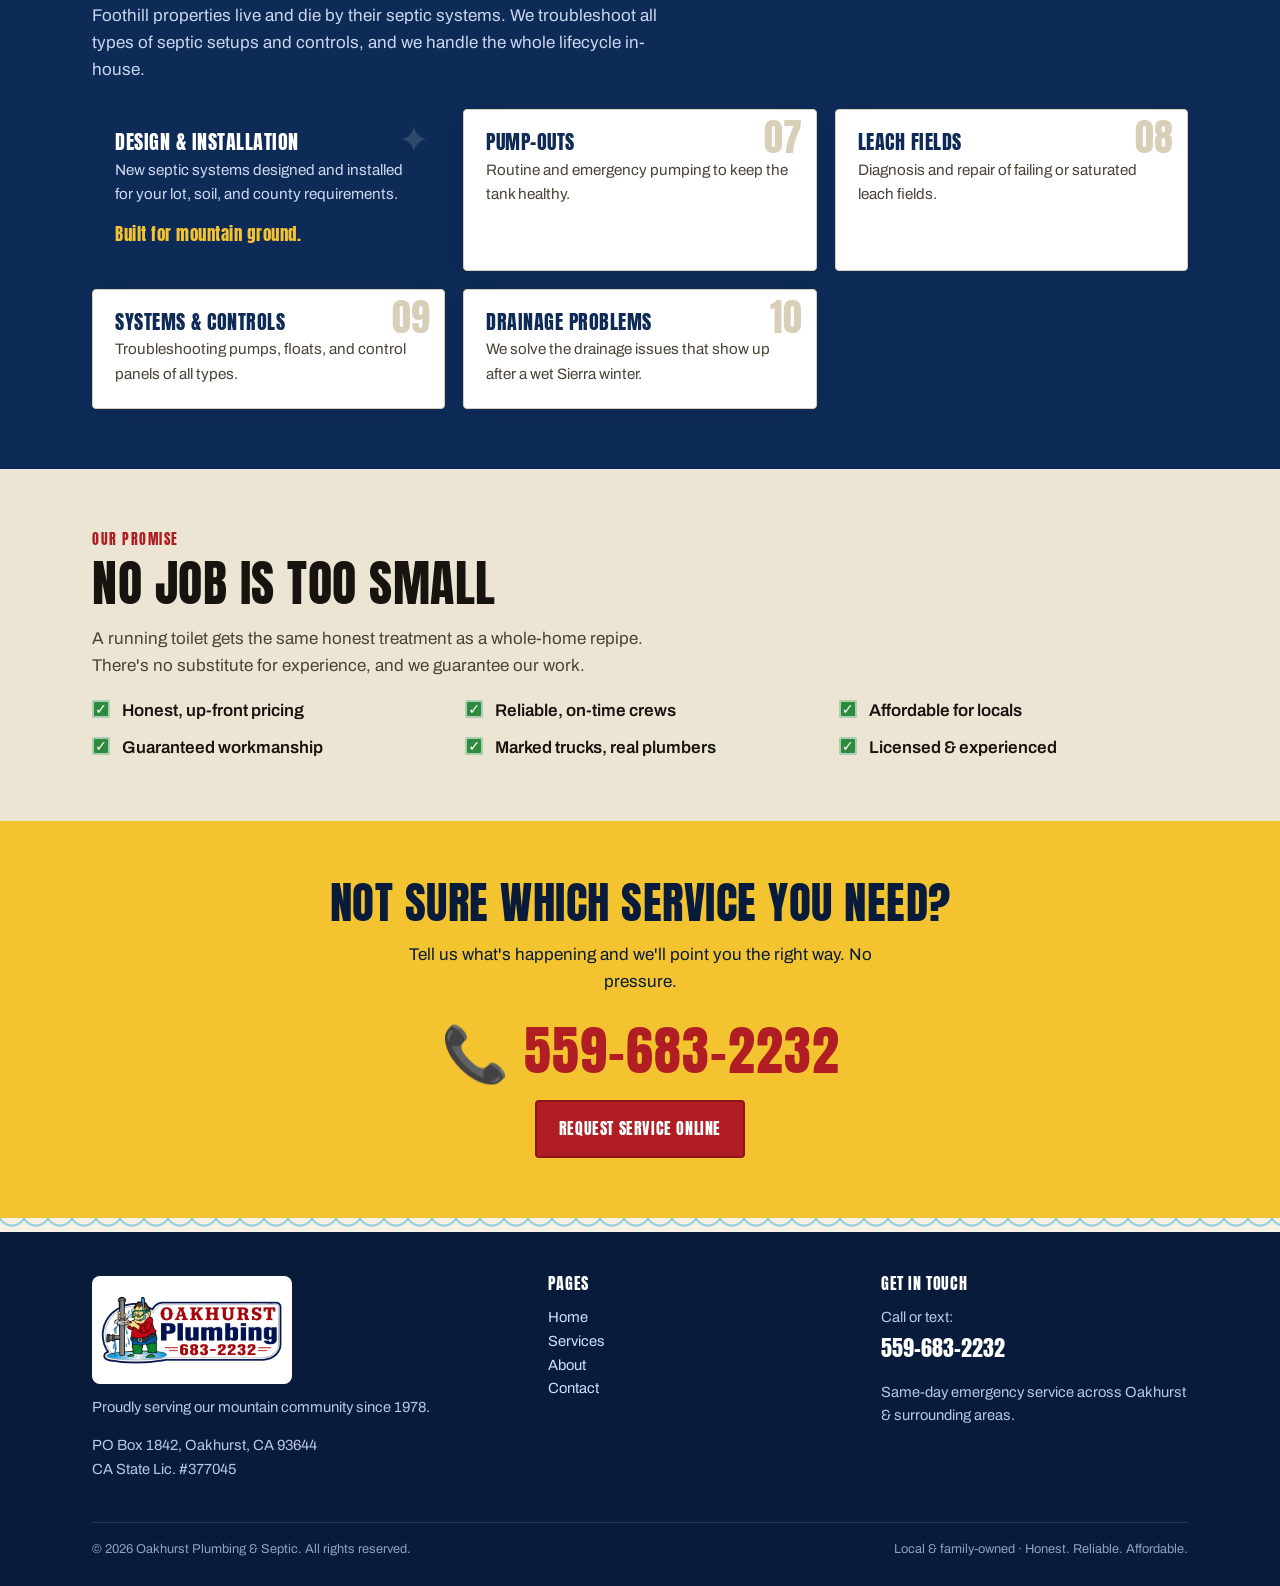
<file: services.html>
<!DOCTYPE html>
<html lang="en">
<head>
<meta charset="UTF-8">
<meta name="viewport" content="width=device-width, initial-scale=1.0">
<title>Services | Oakhurst Plumbing &amp; Septic — Repiping, Septic, Leaks &amp; More</title>
<meta name="description" content="Full plumbing and septic services for Oakhurst and the foothills: emergency repairs, repiping, slab & hidden leak detection, tankless water heaters, hydrojetting, septic design & pump-outs. Call 559-683-2232.">
<meta property="og:title" content="Services — Oakhurst Plumbing & Septic">
<meta property="og:description" content="Every phase of plumbing plus full septic work for mountain properties. Call 559-683-2232.">
<meta property="og:type" content="website">
<meta property="og:image" content="assets/img/logo-header.png">
<link rel="preconnect" href="https://fonts.googleapis.com">
<link rel="preconnect" href="https://fonts.gstatic.com" crossorigin>
<link href="https://fonts.googleapis.com/css2?family=Anton&family=Archivo:wght@400;500;600;700&display=swap" rel="stylesheet">
<link rel="stylesheet" href="assets/style.css">
</head>
<body>

<div class="topbar"><div class="wrap">
  <span>📍 Oakhurst, CA &amp; the surrounding foothills · Elev. 2,700 ft.</span>
  <span><b>Same-day emergency service</b> · Call <a href="tel:+15596832232"><b>559-683-2232</b></a></span>
</div></div>

<header class="nav"><div class="wrap">
  <a class="brand" href="index.html" aria-label="Oakhurst Plumbing & Septic home">
    <img src="assets/img/logo-header.png" alt="Oakhurst Plumbing & Septic — 683-2232">
  </a>
  <button class="navtoggle" aria-label="Menu" aria-expanded="false">☰</button>
  <nav class="navlinks" aria-label="Primary">
    <a href="index.html">Home</a>
    <a href="services.html" class="active">Services</a>
    <a href="about.html">About</a>
    <a href="contact.html">Contact</a>
    <a class="call" href="tel:+15596832232">📞 559-683-2232</a>
  </nav>
</div></header>

<!-- compact hero -->
<section class="hero">
  <div class="wrap hero-2col">
    <div>
      <div class="eyebrow">Services</div>
      <h1>Everything a mountain property needs.</h1>
      <p class="lead">We've done all phases of plumbing since we opened, and we're one of the few local shops that handles septic too. One call covers both.</p>
      <div class="cta">
        <a class="btn btn-gold" href="contact.html">Request service</a>
        <a class="btn btn-ghost" href="tel:+15596832232">Or call now</a>
      </div>
    </div>
    <div class="emblem"><img src="assets/img/emblem.jpg" alt="Oakhurst Plumbing mascot fixing a pipe" style="width:min(340px,90%)"></div>
  </div>
</section>

<div class="valuestrip"><div class="wrap">
  <div class="v"><span class="ic">🚿</span><div><b>Plumbing</b><span>Repairs, remodels, repipes</span></div></div>
  <div class="v"><span class="ic">🕳️</span><div><b>Septic</b><span>Design, install, pump-outs</span></div></div>
  <div class="v"><span class="ic">🔎</span><div><b>Leak detection</b><span>Electronic locating</span></div></div>
  <div class="v"><span class="ic">🔥</span><div><b>Water heaters</b><span>Tankless specialists</span></div></div>
</div></div>

<!-- plumbing services -->
<section>
  <div class="wrap">
    <div class="kicker">Plumbing</div>
    <h2 class="big reveal">Repairs, remodels &amp; whole-home work</h2>
    <div class="svc-grid cols-3">
      <article class="svc reveal"><span class="num">01</span><h3>Emergency service</h3><p>Burst pipes, flooded fixtures, and major leaks handled same-day. We stop the water first, then fix the cause.</p></article>
      <article class="svc reveal"><span class="num">02</span><h3>Water, gas &amp; drain repiping</h3><p>Full and partial repipes for aging mountain homes, plus gas line work and drain replacement.</p></article>
      <article class="svc reveal"><span class="num">03</span><h3>Slab &amp; hidden leaks</h3><p>The most advanced electronic leak detection and locating equipment — we pinpoint the leak before we open a wall.</p></article>
      <article class="svc reveal"><span class="num">04</span><h3>Tankless water heaters</h3><p>Factory-trained and authorized troubleshooters for tankless systems. Install, service, and repair.</p></article>
      <article class="svc reveal"><span class="num">05</span><h3>Drain cleaning &amp; hydrojetting</h3><p>High-pressure hydrojetting clears roots, grease, and stubborn clogs that a snake just pushes around.</p></article>
      <article class="svc reveal"><span class="num">06</span><h3>Video-pipe inspection</h3><p>We send a camera down the line so you see exactly what's going on — no guessing, no upsell.</p></article>
    </div>
  </div>
</section>

<!-- septic services -->
<section class="section-navy">
  <div class="wrap">
    <div class="kicker">Septic</div>
    <h2 class="big reveal">The work most plumbers hand off</h2>
    <p class="lead-max reveal">Foothill properties live and die by their septic systems. We troubleshoot all types of septic setups and controls, and we handle the whole lifecycle in-house.</p>
    <div class="svc-grid cols-3">
      <article class="svc feature reveal no-span">
        <span class="num">✦</span>
        <h3>Design &amp; installation</h3>
        <p>New septic systems designed and installed for your lot, soil, and county requirements.</p>
        <div class="tagline">Built for mountain ground.</div>
      </article>
      <article class="svc reveal"><span class="num">07</span><h3>Pump-outs</h3><p style="color:var(--ink-2)">Routine and emergency pumping to keep the tank healthy.</p></article>
      <article class="svc reveal"><span class="num">08</span><h3>Leach fields</h3><p style="color:var(--ink-2)">Diagnosis and repair of failing or saturated leach fields.</p></article>
      <article class="svc reveal"><span class="num">09</span><h3>Systems &amp; controls</h3><p style="color:var(--ink-2)">Troubleshooting pumps, floats, and control panels of all types.</p></article>
      <article class="svc reveal"><span class="num">10</span><h3>Drainage problems</h3><p style="color:var(--ink-2)">We solve the drainage issues that show up after a wet Sierra winter.</p></article>
    </div>
  </div>
</section>

<!-- guarantee -->
<section class="section-band">
  <div class="wrap">
    <div class="kicker">Our promise</div>
    <h2 class="big reveal">No job is too small</h2>
    <p class="lead-max reveal">A running toilet gets the same honest treatment as a whole-home repipe. There's no substitute for experience, and we guarantee our work.</p>
    <ul class="checks checks-3 reveal">
      <li>Honest, up-front pricing</li>
      <li>Reliable, on-time crews</li>
      <li>Affordable for locals</li>
      <li>Guaranteed workmanship</li>
      <li>Marked trucks, real plumbers</li>
      <li>Licensed &amp; experienced</li>
    </ul>
  </div>
</section>

<section class="ctaband">
  <div class="wrap">
    <h2>Not sure which service you need?</h2>
    <p style="max-width:50ch;margin:0 auto 6px">Tell us what's happening and we'll point you the right way. No pressure.</p>
    <a class="phone" href="tel:+15596832232">📞 559-683-2232</a>
    <div><a class="btn btn-red" href="contact.html">Request service online</a></div>
  </div>
</section>

<div class="ripple"></div>

<footer><div class="wrap">
  <div class="cols">
    <div>
      <div class="foot-brand">
        <img src="assets/img/logo-header.png" alt="Oakhurst Plumbing & Septic">
        <div>Proudly serving our mountain community since 1978.</div>
      </div>
      <p>PO Box 1842, Oakhurst, CA 93644<br>CA State Lic. #377045</p>
    </div>
    <div>
      <h4>Pages</h4>
      <p><a href="index.html">Home</a><br><a href="services.html">Services</a><br><a href="about.html">About</a><br><a href="contact.html">Contact</a></p>
    </div>
    <div>
      <h4>Get in touch</h4>
      <p>Call or text:<br><a href="tel:+15596832232" style="font-family:'Anton',sans-serif;font-size:1.4rem;color:#fff">559-683-2232</a></p>
      <p>Same-day emergency service across Oakhurst &amp; surrounding areas.</p>
    </div>
  </div>
  <div class="fine">
    <span>© <span id="yr">2026</span> Oakhurst Plumbing &amp; Septic. All rights reserved.</span>
    <span>Local &amp; family-owned · Honest. Reliable. Affordable.</span>
  </div>
</div></footer>

<script src="assets/site.js"></script>
</body>
</html>
</file>
<file: assets/style.css>
/* =========================================================================
   Oakhurst Plumbing & Septic — site styles
   Palette pulled from the shop's own logo + printed ads:
   fire-engine red, deep navy, waders green, snorkel blue, warm paper.
   Deliberately NOT the default indigo→violet SaaS gradient.
   ========================================================================= */

:root{
  --red:   #b01e24;
  --red-dk:#8a161b;
  --navy:  #0e2a56;
  --navy-dk:#081b3a;
  --green: #2e8b3d;
  --blue:  #2fa8e0;
  --paper: #f5f1e6;   /* warm off-white, like the wood-sign ads       */
  --paper-2:#ece5d3;  /* slightly deeper paper for banded sections     */
  --ink:   #17130e;   /* warm near-black                               */
  --ink-2: #4a4438;   /* muted body text                               */
  --line:  #d8cfb8;   /* hairline on paper                             */
  --gold:  #f4c430;   /* the phone-button yellow from the ads          */

  --wrap: 1140px;
  --shadow: 0 14px 34px -18px rgba(14,42,86,.45);
  --shadow-sm: 0 6px 16px -10px rgba(14,42,86,.5);
  --radius: 4px;      /* small + consistent-but-not-16px-everywhere    */
}

/* ---- reset-ish ---- */
*{box-sizing:border-box}
html,body{max-width:100%;overflow-x:hidden}   /* never allow sideways scroll */
img,figure{max-width:100%}
html{scroll-behavior:smooth}
@media (prefers-reduced-motion:reduce){html{scroll-behavior:auto}}
body{
  margin:0;
  font-family:"Archivo","Segoe UI",system-ui,-apple-system,sans-serif;
  color:var(--ink);
  background:var(--paper);
  line-height:1.6;
  font-size:17px;
  -webkit-font-smoothing:antialiased;
}
img{max-width:100%;display:block}
a{color:var(--red);text-decoration:none}
a:hover{text-decoration:underline}
h1,h2,h3,h4{
  font-family:"Anton","Archivo Black",Impact,sans-serif;
  font-weight:400;
  line-height:.98;
  letter-spacing:.5px;
  text-transform:uppercase;
  margin:0 0 .35em;
}
.wrap{max-width:var(--wrap);margin:0 auto;padding:0 22px}
.stack > * + *{margin-top:1rem}

/* small utility "wet" ripple divider reused between sections */
.ripple{height:14px;background:
  radial-gradient(circle at 12px -6px, transparent 12px, var(--blue) 13px 14px, transparent 15px) repeat-x;
  background-size:24px 20px;opacity:.5}

/* =====================  TOP BAR + NAV  ===================== */
.topbar{
  background:var(--navy);color:#e9eefb;font-size:.82rem;
  letter-spacing:.4px;
}
.topbar .wrap{display:flex;gap:18px;justify-content:space-between;
  align-items:center;padding-top:7px;padding-bottom:7px;flex-wrap:wrap}
.topbar a{color:#cfe0ff}
.topbar b{color:#fff}

.nav{
  position:sticky;top:0;z-index:40;
  background:var(--paper);
  border-bottom:3px solid var(--navy);
  box-shadow:0 2px 0 var(--red);
}
.nav .wrap{display:flex;align-items:center;gap:20px;
  padding-top:10px;padding-bottom:10px}
.brand{display:flex;align-items:center;gap:12px;margin-right:auto}
.brand img{height:56px;width:auto;display:block}
.navlinks{display:flex;gap:6px;align-items:center}
.navlinks a{
  color:var(--navy);font-family:"Anton",sans-serif;letter-spacing:.6px;
  text-transform:uppercase;font-size:.98rem;padding:8px 12px;border-radius:var(--radius);
}
.navlinks a:hover{background:var(--paper-2);text-decoration:none}
.navlinks a.active{color:var(--red)}
.nav .call{
  background:var(--gold);color:var(--navy-dk);font-family:"Anton",sans-serif;
  padding:9px 16px;border-radius:var(--radius);letter-spacing:.5px;
  border:2px solid var(--navy);white-space:nowrap;
}
.nav .call:hover{text-decoration:none;transform:translateY(-1px)}
.navtoggle{display:none;background:none;border:2px solid var(--navy);
  color:var(--navy);border-radius:var(--radius);font-size:1.4rem;
  line-height:1;padding:4px 10px;cursor:pointer}

/* =====================  HERO  ===================== */
.hero{position:relative;background:var(--navy);color:#fff;overflow:hidden}
.hero::before{ /* underwater light streaks, subtle, brand blue — not a purple gradient */
  content:"";position:absolute;inset:0;
  background:
    radial-gradient(120% 80% at 78% -10%, rgba(47,168,224,.35), transparent 60%),
    linear-gradient(180deg,#123163 0%, #0b2247 100%);
}
.hero .wrap{position:relative;display:grid;grid-template-columns:1.15fr .85fr;
  gap:34px;align-items:center;padding-top:56px;padding-bottom:56px}
.hero .eyebrow{font-family:"Anton",sans-serif;color:var(--gold);
  letter-spacing:2px;font-size:.9rem;text-transform:uppercase;margin-bottom:14px}
.hero h1{font-size:clamp(2.7rem,6vw,4.6rem);color:#fff;text-shadow:0 3px 0 rgba(0,0,0,.25)}
.hero h1 em{font-style:normal;color:var(--gold)}
.hero p.lead{font-size:1.12rem;max-width:34ch;color:#dfe8fb}
.hero .cta{display:flex;gap:12px;flex-wrap:wrap;margin-top:22px}
.btn{
  display:inline-block;font-family:"Anton",sans-serif;letter-spacing:.6px;
  text-transform:uppercase;padding:14px 22px;border-radius:var(--radius);
  border:2px solid transparent;cursor:pointer;font-size:1rem;
}
.btn-gold{background:var(--gold);color:var(--navy-dk);border-color:var(--navy-dk)}
.btn-gold:hover{text-decoration:none;transform:translateY(-2px);box-shadow:var(--shadow-sm)}
.btn-ghost{background:transparent;color:#fff;border-color:#7fb8e6}
.btn-ghost:hover{text-decoration:none;background:rgba(255,255,255,.08)}
.btn-red{background:var(--red);color:#fff;border-color:var(--red-dk)}
.btn-red:hover{text-decoration:none;background:var(--red-dk)}
.hero .emblem{justify-self:center;filter:drop-shadow(0 16px 30px rgba(0,0,0,.45))}
.hero .emblem img{width:min(480px,92%)}
.hero .badgeline{margin-top:14px;display:flex;gap:8px;flex-wrap:wrap}
.tag{background:rgba(255,255,255,.1);border:1px solid rgba(255,255,255,.25);
  color:#eaf1ff;font-size:.78rem;padding:5px 10px;border-radius:20px;letter-spacing:.4px}

/* =====================  SECTIONS  ===================== */
section{padding:60px 0}
.section-band{background:var(--paper-2)}
.section-navy{background:var(--navy);color:#eaf1ff}
.section-navy h2,.section-navy h3{color:#fff}
.kicker{font-family:"Anton",sans-serif;color:var(--red);letter-spacing:1.5px;
  font-size:.85rem;text-transform:uppercase;margin-bottom:8px}
.section-navy .kicker{color:var(--gold)}
h2.big{font-size:clamp(2rem,4.5vw,3.1rem)}
.lead-max{max-width:60ch;color:var(--ink-2)}
.section-navy .lead-max{color:#c9d6ef}

/* value strip under hero — asymmetric, not 3 equal cards */
.valuestrip{background:var(--red);color:#fff}
.valuestrip .wrap{display:flex;flex-wrap:wrap;gap:0;
  padding-top:0;padding-bottom:0}
.valuestrip .v{flex:1 1 200px;padding:20px 22px;
  border-left:1px solid rgba(255,255,255,.18);display:flex;gap:12px;align-items:center}
.valuestrip .v:first-child{border-left:none}
.valuestrip .v b{font-family:"Anton",sans-serif;font-size:1.1rem;letter-spacing:.5px;display:block}
.valuestrip .v span{font-size:.85rem;color:#ffdede}
.valuestrip .v .ic{font-size:1.6rem;line-height:1}

/* hero variant used on interior pages (was an inline style) */
.hero .wrap.hero-split{grid-template-columns:1fr .8fr}

/* services: intentional hierarchy — one wide feature + smaller items */
.svc-grid{display:grid;grid-template-columns:1.4fr 1fr 1fr;gap:18px;margin-top:26px}
/* even 3-up variant used on the services + about pages (collapses responsively) */
.svc-grid.cols-3{grid-template-columns:repeat(3,1fr)}
.checks.cols-3{grid-template-columns:repeat(3,minmax(0,1fr))}
/* even 3-up variant used on interior pages (was an inline style) */
.svc-grid.three{grid-template-columns:repeat(3,1fr)}
/* 3-column checklist variant (was an inline style) */
.checks.three-col{grid-template-columns:repeat(3,1fr)}
.svc{background:#fff;border:1px solid var(--line);border-radius:var(--radius);
  padding:22px;box-shadow:var(--shadow-sm);position:relative;overflow:hidden}
.svc.feature{grid-row:span 2;background:var(--navy);color:#fff;border-color:var(--navy)}
.svc.feature h3{color:#fff}
.svc .num{font-family:"Anton",sans-serif;color:var(--line);font-size:2.4rem;
  position:absolute;top:8px;right:14px;line-height:1}
.svc.feature .num{color:rgba(255,255,255,.14)}
.svc h3{font-size:1.25rem;color:var(--navy);margin-bottom:6px}
.svc p{margin:0;font-size:.95rem;color:var(--ink-2)}
.svc.feature p{color:#cdd9f0}
.svc .tagline{margin-top:14px;font-family:"Anton",sans-serif;color:var(--gold);letter-spacing:.5px}

/* proof / ads gallery */
.ads{display:grid;grid-template-columns:repeat(3,1fr);gap:16px;margin-top:24px}
.ads figure{margin:0;border:6px solid #fff;box-shadow:var(--shadow);border-radius:2px;
  transform:rotate(-1deg);transition:transform .2s ease}
.ads figure:nth-child(2){transform:rotate(1deg)}
.ads figure:nth-child(3){transform:rotate(-.5deg)}
.ads figure:hover{transform:rotate(0) scale(1.02)}
.ads img{width:100%}

/* stat row — real, specific proof */
.stats{display:flex;flex-wrap:wrap;gap:14px;margin-top:26px}
.stat{flex:1 1 150px;background:#fff;border:1px solid var(--line);
  border-radius:var(--radius);padding:18px 20px;border-top:4px solid var(--red)}
.section-navy .stat{background:rgba(255,255,255,.06);border-color:rgba(255,255,255,.15);border-top-color:var(--gold)}
.stat b{font-family:"Anton",sans-serif;font-size:2rem;color:var(--navy);display:block;line-height:1}
.section-navy .stat b{color:#fff}
.stat span{font-size:.85rem;color:var(--ink-2);letter-spacing:.3px}
.section-navy .stat span{color:#c9d6ef}

/* checklist (from the ads) */
.checks{list-style:none;padding:0;margin:18px 0 0;display:grid;
  grid-template-columns:repeat(2,minmax(0,1fr));gap:10px 24px}
.checks li{position:relative;padding-left:30px;font-weight:600;color:var(--ink)}
.section-navy .checks li{color:#eaf1ff}
.checks li::before{content:"";position:absolute;left:0;top:3px;width:18px;height:18px;
  background:var(--green);border-radius:3px;
  box-shadow:inset 0 0 0 2px rgba(255,255,255,.6)}
.checks li::after{content:"✓";position:absolute;left:3px;top:1px;color:#fff;font-weight:900;font-size:.9rem}
/* 3-up checklist only where there's room; collapses via the media queries below */
@media (min-width:760px){ .checks-3{grid-template-columns:repeat(3,minmax(0,1fr))} }

/* CTA band */
.ctaband{background:var(--gold);color:var(--navy-dk);text-align:center}
.ctaband h2{color:var(--navy-dk);font-size:clamp(1.9rem,4vw,2.8rem)}
.ctaband .phone{font-family:"Anton",sans-serif;font-size:clamp(2.2rem,6vw,3.4rem);
  color:var(--red);letter-spacing:1px;display:inline-block;margin:6px 0}
.ctaband .phone:hover{text-decoration:none}

/* =====================  FORMS (contact)  ===================== */
.form{background:#fff;border:1px solid var(--line);border-radius:var(--radius);
  padding:26px;box-shadow:var(--shadow)}
.field{margin-bottom:16px}
.field label{display:block;font-family:"Anton",sans-serif;letter-spacing:.5px;
  font-size:.85rem;color:var(--navy);margin-bottom:6px;text-transform:uppercase}
.field input,.field select,.field textarea{
  width:100%;padding:12px 14px;border:1.5px solid var(--line);border-radius:var(--radius);
  font:inherit;color:var(--ink);background:var(--paper)}
.field input:focus,.field select:focus,.field textarea:focus{
  outline:none;border-color:var(--blue);box-shadow:0 0 0 3px rgba(47,168,224,.2);background:#fff}
.field textarea{min-height:120px;resize:vertical}
.formnote{font-size:.85rem;color:var(--ink-2);margin-top:4px}
.formok{background:var(--green);color:#fff;padding:14px 16px;border-radius:var(--radius);
  font-weight:600;margin-top:14px}
.hidden{display:none}

/* info cards on contact/about */
.info-grid{display:grid;grid-template-columns:1fr 1fr;gap:22px;align-items:start}
.info-card{background:#fff;border:1px solid var(--line);border-radius:var(--radius);
  padding:22px;box-shadow:var(--shadow-sm)}
.info-card h3{color:var(--navy);font-size:1.2rem}
.info-card .row{display:flex;gap:10px;padding:8px 0;border-bottom:1px dashed var(--line)}
.info-card .row:last-child{border-bottom:none}
.info-card .row b{min-width:96px;color:var(--red);font-family:"Anton",sans-serif;letter-spacing:.4px;font-size:.9rem}

/* about story */
.story{display:grid;grid-template-columns:1.3fr .7fr;gap:34px;align-items:center}
.story .em img{border-radius:6px;box-shadow:var(--shadow)}
.timeline{border-left:3px solid var(--red);margin:22px 0 0;padding:4px 0 4px 22px}
.timeline li{list-style:none;margin-bottom:16px;position:relative}
.timeline li::before{content:"";position:absolute;left:-30px;top:4px;width:14px;height:14px;
  background:var(--gold);border:3px solid var(--red);border-radius:50%}
.timeline b{font-family:"Anton",sans-serif;color:var(--navy);letter-spacing:.5px;display:block}

/* =====================  FOOTER  ===================== */
footer{background:var(--navy-dk);color:#b9c6e4;padding:44px 0 26px;font-size:.92rem}
footer .cols{display:grid;grid-template-columns:1.4fr 1fr 1fr;gap:26px}
footer h4{color:#fff;font-size:1rem;letter-spacing:.6px;margin-bottom:12px}
footer a{color:#cfe0ff}
footer .foot-brand{display:flex;flex-direction:column;gap:12px;align-items:flex-start;margin-bottom:12px}
footer .foot-brand img{width:200px;height:auto;background:#fff;border-radius:8px;padding:8px}
footer .fine{margin-top:26px;border-top:1px solid rgba(255,255,255,.12);
  padding-top:16px;font-size:.8rem;color:#8ea0c6;display:flex;justify-content:space-between;flex-wrap:wrap;gap:8px}

/* =====================  MOTION (purposeful, reduced-motion aware) ===================== */
.reveal{opacity:0;transform:translateY(18px);transition:opacity .6s ease,transform .6s ease}
.reveal.in{opacity:1;transform:none}
@media (prefers-reduced-motion:reduce){
  .reveal{opacity:1;transform:none;transition:none}
  .ads figure,.ads figure:hover{transition:none}
}

/* ---- layout modifier classes (base = desktop) ---- */
.hero .wrap.hero-2col{grid-template-columns:1fr .82fr}
.svc-grid.cols-3{grid-template-columns:repeat(3,1fr)}
.svc .no-span,.svc.feature.no-span{grid-row:auto}
.checks.checks-3{grid-template-columns:repeat(3,minmax(0,1fr))}

/* =====================  RESPONSIVE  ===================== */

/* --- large tablet / small laptop --- */
@media (max-width:1024px){
  :root{--wrap:960px}
  .hero h1{font-size:clamp(2.4rem,6vw,3.8rem)}
}

/* --- tablet: 3-up grids become 2-up, tighten hero --- */
@media (max-width:860px){
  .hero .wrap,
  .hero .wrap.hero-2col{grid-template-columns:1fr;text-align:center;gap:26px}
  .hero .cta{justify-content:center}
  .hero p.lead{margin-inline:auto}
  .hero .emblem{order:-1}
  .hero .emblem img{width:min(300px,70%)}
  .hero .badgeline{justify-content:center}

  .svc-grid,
  .svc-grid.cols-3{grid-template-columns:1fr 1fr}
  .svc.feature{grid-column:1 / -1}
  .svc.feature.no-span{grid-column:1 / -1}

  .checks,
  .checks.checks-3{grid-template-columns:repeat(2,minmax(0,1fr))}

  .story{grid-template-columns:1fr;gap:26px}
  .info-grid{grid-template-columns:1fr}

  .valuestrip .v{flex-basis:calc(50% - 0px)}
  .valuestrip .v:nth-child(3){border-left:none}

  footer .cols{grid-template-columns:1fr 1fr}
  footer .cols > div:first-child{grid-column:1 / -1}
}

/* --- phones: single column, show mobile nav --- */
@media (max-width:640px){
  body{font-size:16px}
  section{padding:44px 0}
  .wrap{padding:0 18px}

  .navlinks{position:absolute;top:100%;left:0;right:0;background:var(--paper);
    flex-direction:column;align-items:stretch;padding:10px 18px 16px;
    border-bottom:3px solid var(--navy);box-shadow:var(--shadow);display:none}
  .navlinks.open{display:flex}
  .navlinks a{padding:12px 10px;border-bottom:1px solid var(--line)}
  .navlinks a:last-of-type{border-bottom:none}
  .navtoggle{display:inline-block;order:3}
  .nav .call{order:2;margin-left:auto;font-size:.9rem;padding:8px 12px}
  .nav .wrap{flex-wrap:wrap}

  .topbar .wrap{justify-content:center;text-align:center;gap:4px}

  h2.big{font-size:clamp(1.7rem,7vw,2.3rem)}
  .hero h1{font-size:clamp(2.1rem,9vw,2.8rem)}

  .svc-grid,
  .svc-grid.cols-3{grid-template-columns:1fr}
  .svc.feature,.svc.feature.no-span{grid-column:auto}

  .ads{grid-template-columns:1fr}
  .ads figure,
  .ads figure:nth-child(2),
  .ads figure:nth-child(3){transform:none}

  .checks,
  .checks.checks-3{grid-template-columns:1fr}

  .valuestrip .v{flex-basis:100%;border-left:none;
    border-top:1px solid rgba(255,255,255,.18)}
  .valuestrip .v:first-child{border-top:none}

  .stats{gap:10px}
  .stat{flex-basis:calc(50% - 5px)}

  .form{padding:20px}
  footer .cols{grid-template-columns:1fr}
  footer .cols > div:first-child{grid-column:auto}
  footer .fine{justify-content:center;text-align:center}
}

/* --- very small phones --- */
@media (max-width:360px){
  .stat{flex-basis:100%}
  .hero .cta{flex-direction:column}
  .hero .cta .btn{width:100%;text-align:center}
}
</file>
